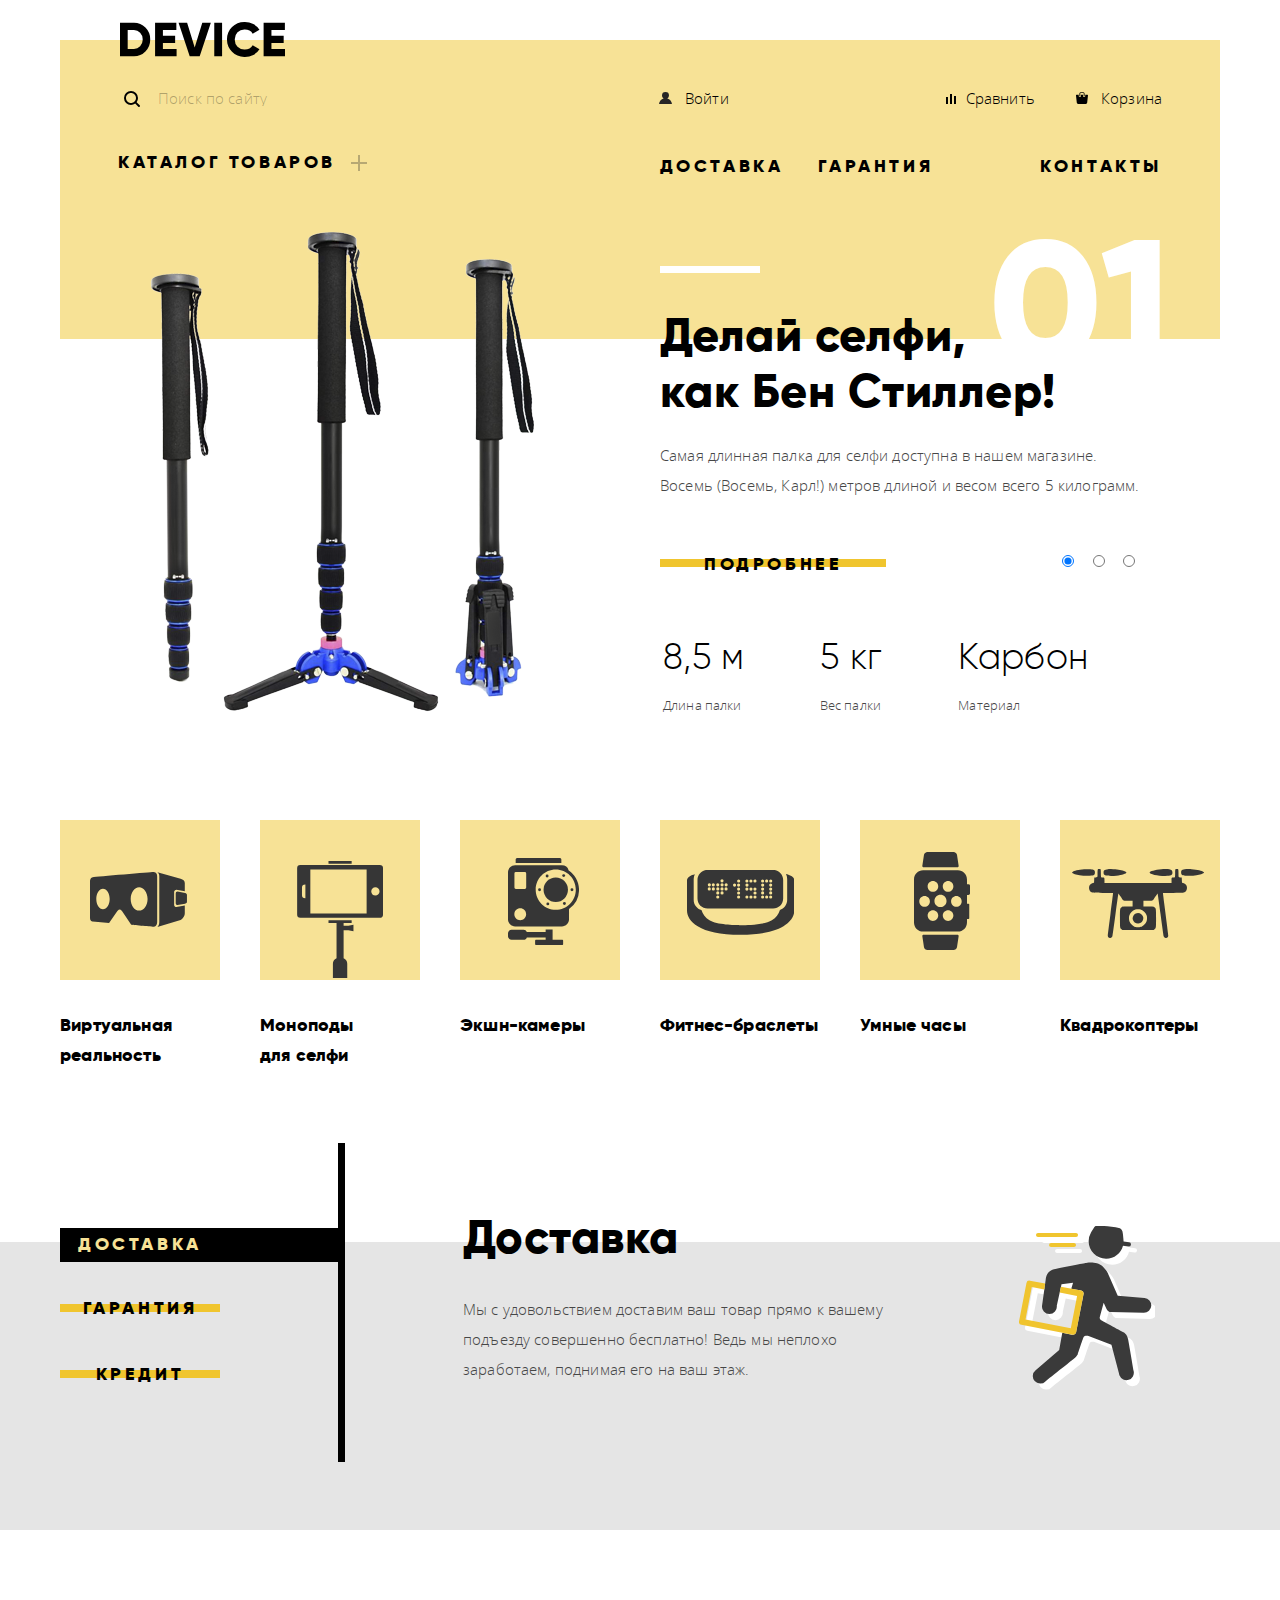
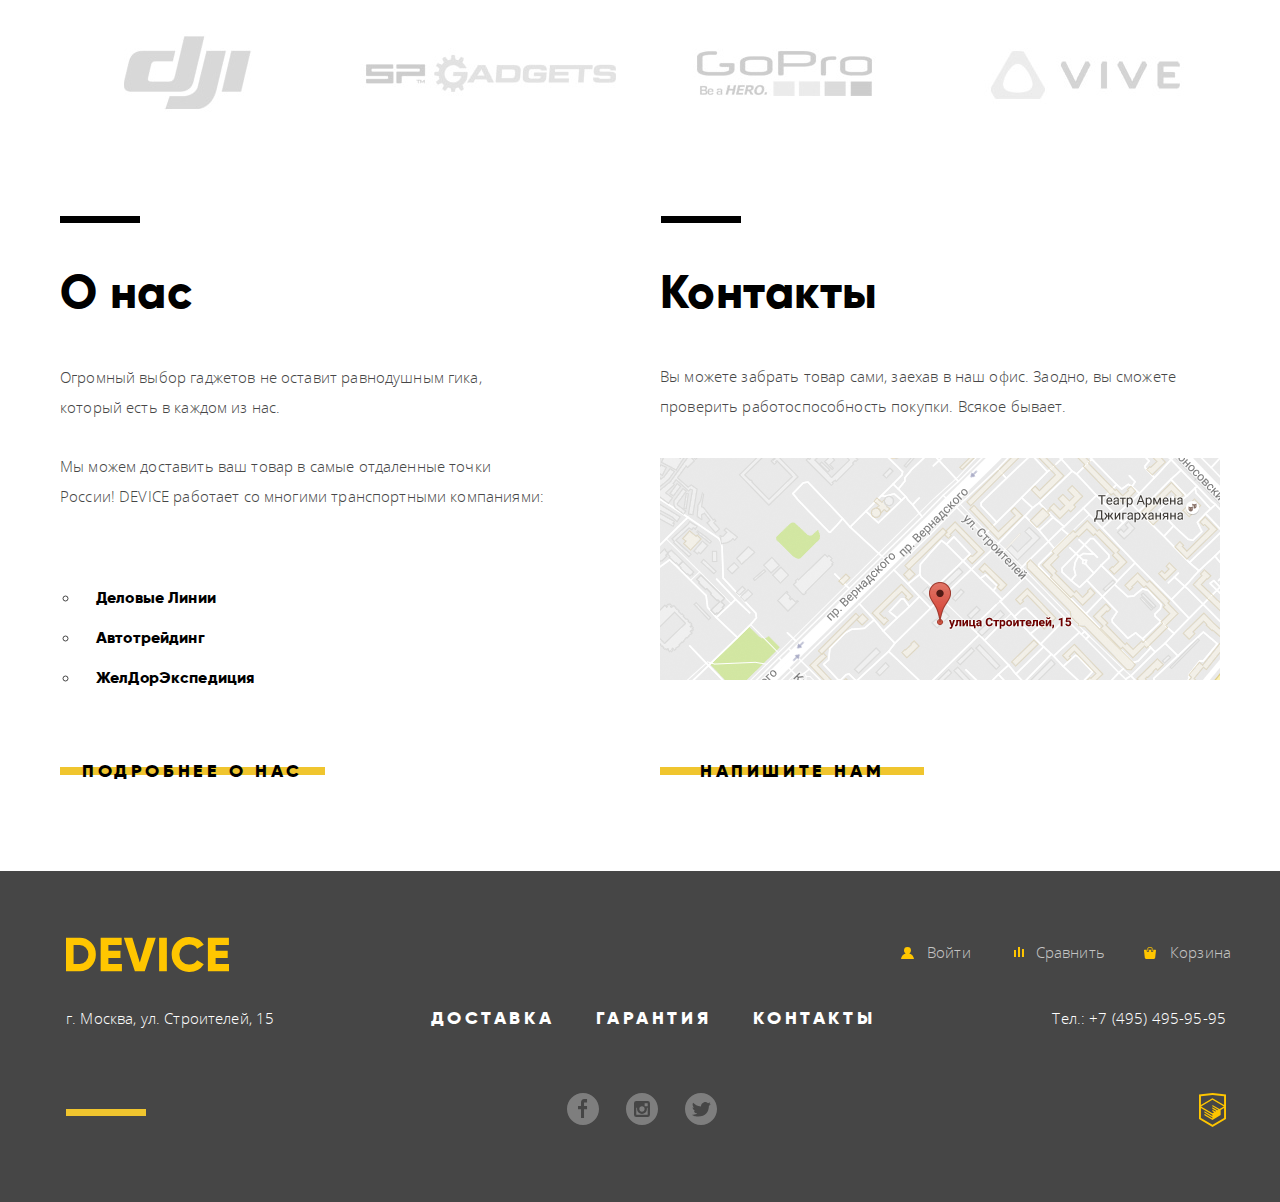
<file: index.html>
<!DOCTYPE html>
<html lang="ru">
   <head>
      <meta charset="utf-8">
      <meta name="keywords" content="девайс, каталог товаров">
      <meta name="description"
         content="виртуальная реальность, моноподы для селфи, экшн-камеры, фитнес-браслеты, умные часы, квадрокоптеры">
      <title>HTML Academy: Девайс</title>
      <link rel="stylesheet" href="css/normalize.css">
      <link rel="stylesheet" href="css/style.css">
   </head>
   <body class="catalog-page">
      <header class="main-header container">
         <div class="header-logo">
            <a href="#"><img src="img/device.svg" alt="DEVICE" width="165" height="37"></a>
         </div>
         <div class="main-header-wrapper">
            <form class="search-form" action="http://echo.htmlacademy.ru" method="get">
               <label class="visually-hidden" for="search-form-input">Поле поиска</label>
               <img class="loupe" src="img/search.svg" width="16" height="16" alt="loupe">
               <input type="text" class="main-header-search" name="search-input" id="search-form-input"
                  placeholder="Поиск по сайту">
               <button type="submit" class="button-search-button">Найти</button>
            </form>
            <a class="main-header-user-link main-header-login" href="login.html">Войти</a>
            <a class="main-header-user-link main-header-compare" href="#">Сравнить</a>
            <a class="main-header-user-link main-header-cart" href="#">Корзина</a>
         </div>
         <nav class="main-header-navigation">
            <ul class="main-header-menu">
               <li class="main-header-menu-item">
                  <a class="main-header-menu catalog-link" href="#">Каталог товаров</a>
                  <div class="catalog-menu">
                     <ul class="catalog-menu-list column-1">
                        <li class="catalog-menu-item"><a href="catalog.html">Виртуальная реальность</a></li>
                        <li class="catalog-menu-item"><a href="catalog.html">Моноподы для селфи</a></li>
                        <li class="catalog-menu-item"><a href="catalog.html">Экшн-камеры</a></li>
                     </ul>
                     <ul class="catalog-menu-list column-2">
                        <li class="catalog-menu-item"><a href="catalog.html">Фитнес-браслеты</a></li>
                        <li class="catalog-menu-item"><a href="catalog.html">Умные часы</a></li>
                     </ul>
                     <ul class="catalog-menu-list column-3">
                        <li class="catalog-menu-item"><a href="catalog.html">Квадрокоптеры</a></li>
                     </ul>
                  </div>
               </li>
               <li class="main-header-menu-item"><a href="#">Доставка</a></li>
               <li class="main-header-menu-item"><a href="#">Гарантия</a></li>
               <li class="main-header-menu-item"><a href="#">Контакты</a></li>
            </ul>
         </nav>
      </header>
      <main class="page-content">
         <div class="container">
            <section class="promo-slider">
               <h2 class="visually-hidden">Промо-слайдер</h2>
               <div class="promo-slider__controls">
                  <input type="radio" class="promo-slider__control-1" checked name="slider item">
                  <input type="radio" class="promo-slider__control-2" name="slider item">
                  <input type="radio" class="promo-slider__control-3" name="slider item">
               </div>
               <div class=" promo-slider__item promo-slider__item--active promo-slider__item--1">
                  <div class="promo-slider__img-wrap promo-slider__img-wrap--01">
                     <img src="img/slider-1-png.png" width="384" height="486" alt="Самая длинная палка для селфи">
                  </div>
                  <div class="promo-slider__descr-wrap promo-slider__descr-wrap--1">
                     <b class="slogan">Делай селфи,<br>как Бен Стиллер!</b>
                     <p>Самая длинная палка для селфи доступна в нашем магазине. Восемь (Восемь, Карл!) метров длиной и весом
                        всего 5 килограмм.
                     </p>
                     <a class="btn" href="#">Подробнее</a>
                     <table class="promo-slider__advantages  promo-slider__advantages--1">
                        <tr>
                           <th class="promo-slider__advantages-col  promo-slider__advantages-col--first">8,5 м</th>
                           <th class="promo-slider__advantages-col  promo-slider__advantages-col--second">5 кг</th>
                           <th class="promo-slider__advantages-col  promo-slider__advantages-col--third">Карбон</th>
                        </tr>
                        <tr>
                           <td class="promo-slider__advantages-descr  promo-slider__advantages-descr--first">Длина палки</td>
                           <td class="promo-slider__advantages-descr  promo-slider__advantages-descr--second">Вес палки</td>
                           <td class="promo-slider__advantages-descr  promo-slider__advantages-descr--third">Материал</td>
                        </tr>
                     </table>
                  </div>
               </div>
               <div class="promo-slider__item promo-slider__item--2">
                  <div class="promo-slider__img-wrap  promo-slider__img-wrap--02">
                     <img src="img/slider-2.png" width="345" height="485" alt="Фитнес-браслет">
                  </div>
                  <div class="promo-slider__descr-wrap  promo-slider__descr-wrap--2">
                     <b class="slogan">Худеем<br>правильно!</b>
                     <p>Мотивирующие фитнес-браслеты помогут найти в себе силы<br>не пропускать занятия и соблюдать диету.</p>
                     <a class="btn" href="#">Подробнее</a>
                     <div class="promo-slider__advantages  promo-slider__advantages--2">
                        <div class="promo-slider__advantages-col  promo-slider__advantages-col--first">48 часов</div>
                        <div class="promo-slider__advantages-descr  promo-slider__advantages-descr--first">Без подзарядки</div>
                     </div>
                  </div>
               </div>
               <div class="promo-slider__item promo-slider__item--3">
                  <div class="promo-slider__img-wrap  promo-slider__img-wrap--03">
                     <img src="img/slider-3.png" width="526" height="334" alt="Квадрокоптер">
                  </div>
                  <div class="promo-slider__descr-wrap  promo-slider__descr-wrap--3">
                     <b class="slogan">Порхает как бабочка, жалит как пчела!</b>
                     <p>Этот обычный, на первый взгляд, квадрокоптер оснащен<br>мощным лазером, замаскированным под стандартную
                        камеру.
                     </p>
                     <a class="btn" href="#">Подробнее</a>
                     <table class="promo-slider__advantages  promo-slider__advantages--3">
                        <tr>
                           <th class="promo-slider__advantages-col  promo-slider__advantages-col--first">800 м</th>
                           <th class="promo-slider__advantages-col  promo-slider__advantages-col--second">50 м</th>
                        </tr>
                        <tr>
                           <td class="promo-slider__advantages-descr  promo-slider__advantages-descr--first">Дальность полета</td>
                           <td class="promo-slider__advantages-descr  promo-slider__advantages-descr--second">Радиус поражения</td>
                        </tr>
                     </table>
                  </div>
               </div>
            </section>
            <section class="main-goods">
               <h2 class="visually-hidden">Популярные товары</h2>
               <ul class="main-goods__list">
                  <li class="main-goods__item">
                     <a class="item-link virtual" href="catalog.html">Виртуальная реальность</a>
                  </li>
                  <li class="main-goods__item">
                     <a class="item-link monopod" href="catalog.html">Моноподы<br>для селфи</a>
                  </li>
                  <li class="main-goods__item">
                     <a class="item-link camera" href="catalog.html">Экшн-камеры</a>
                  </li>
                  <li class="main-goods__item">
                     <a class="item-link bracelet" href="catalog.html">Фитнес-браслеты</a>
                  </li>
                  <li class="main-goods__item">
                     <a class="item-link clock" href="catalog.html">Умные часы</a>
                  </li>
                  <li class="main-goods__item">
                     <a class="item-link quadcopter" href="catalog.html">Квадрокоптеры</a>
                  </li>
               </ul>
            </section>
         </div>
         <section class="services-slider">
            <div class="container">
               <div class="services-slider-wrap">
                  <ul>
                     <li>
                        <button class="btn services-slider__control services-slider__control-active control-1">Доставка</button>
                     </li>
                     <li>
                        <button class="btn services-slider__control control-2">Гарантия</button>
                     </li>
                     <li>
                        <button class="btn services-slider__control control-3">Кредит</button>
                     </li>
                  </ul>
                  <div class="services-slider__item services-slider__item--active services-slider__item--delivery">
                     <h3>Доставка</h3>
                     <p>Мы с удовольствием доставим ваш товар прямо к вашему подъезду совершенно бесплатно! Ведь мы неплохо
                        заработаем, поднимая его на ваш этаж.
                     </p>
                  </div>
                  <div class="services-slider__item services-slider__item--warranty">
                     <h3>Гарантия</h3>
                     <p>Если из-за возгорания купленного у нас товара у вас сгорит дом — не переживайте, мы выдадим вам
                        новый.<br>Товар, не дом, конечно же.
                     </p>
                  </div>
                  <div class="services-slider__item services-slider__item--credit">
                     <h3>Кредит</h3>
                     <p>Залезть в долговую яму стало проще! Кредитные консультанты подберут для вас наиболее выгодные условия
                        кредита. Выгодные для нашего банка, разумеется.
                     </p>
                  </div>
               </div>
            </div>
         </section>
         <div class="container">
            <section class="main-brands">
               <h2 class="visually-hidden">Популярные бренды</h2>
               <ul class="main-brands__list">
                  <li class="main-brands__item">
                     <a class="main-brands__link  main-brands__link--dji" href="#">
                     <img src="img/logo-1-jpg-color.jpg" width="260" height="100" alt="DJI">
                     <span class="visually-hidden">DJI</span>
                     </a>
                  </li>
                  <li class="main-brands__item">
                     <a class="main-brands__link  main-brands__link--spg" href="#">
                     <img src="img/logo-2-jpg-color.jpg" width="260" height="100" alt="SP Gadgets">
                     <span class="visually-hidden">SP Gadgets</span>
                     </a>
                  </li>
                  <li class="main-brands__item">
                     <a class="main-brands__link  main-brands__link--gopro" href="#">
                     <img src="img/logo-3-jpg-color.jpg" width="260" height="100" alt="GoPro">
                     <span class="visually-hidden">GoPro</span>
                     </a>
                  </li>
                  <li class="main-brands__item">
                     <a class="main-brands__link  main-brands__link--vive" href="#">
                     <img src="img/logo-4-jpg-color.jpg" width="260" height="100" alt="Vive">
                     <span class="visually-hidden">Vive</span>
                     </a>
                  </li>
               </ul>
            </section>
            <section class="main-info-section">
               <div class="main-info">
                  <h2>О нас</h2>
                  <div class="main-info-descr">
                     <p>Огромный выбор гаджетов не оставит равнодушным гика, который есть в каждом из нас.</p>
                     <p>Мы можем доставить ваш товар в самые отдаленные точки России! DEVICE работает со многими транспортными
                        компаниями:
                     </p>
                  </div>
                  <ul class="main-info-delivery-list">
                     <li class="main-info-delivery-link main-info-delivery-link-business_lines">
                        <a class="main-info-delivery-link main-info-delivery-link-business_lines" href="#">Деловые Линии</a>
                     </li>
                     <li class="main-info-delivery-link main-info-delivery-link-autotrading">
                        <a class="main-info-delivery-link main-info-delivery-link-autotrading" href="#">Автотрейдинг</a>
                     </li>
                     <li class="main-info-delivery-link main-info-delivery-link-zheldor">
                        <a class="main-info-delivery-link main-info-delivery-link-zheldor" href="#">ЖелДорЭкспедиция</a>
                     </li>
                  </ul>
                  <a class="btn" href="#">Подробнее о нас</a>
               </div>
               <div class="main-contacts">
                  <h3>Контакты</h3>
                  <p>Вы можете забрать товар сами, заехав в наш офис. Заодно, вы сможете проверить работоспособность покупки.
                     Всякое бывает.
                  </p>
                  <a class="main-contacts-modal" href="#">
                  <img src="img/map-jpg.png" width="560" height="222" alt="город Москва, улица Строителей, 15">
                  </a>
                  <a class="btn main-contacts-btn" href="#modal-contacts">Напишите нам</a>
                  <section class="modal modal-login">
                     <form class="user-information" action="https://echo.htmlacademy.ru" method="POST">
                        <p class="modal-window">
                           <label>Ваше имя<br>
                           <input type="text" name="username" id="username" placeholder="Имя Фамилия">
                           </label>
                           <label>Ваш e-mail<br>
                           <input type="email" name="useremail" id="useremail" placeholder="email@example.com">
                           </label>
                           <label class="textarea">Текст письма<br>
                           <textarea name="letter" id="letter" placeholder="В свободной форме"></textarea>
                           </label>
                        </p>
                        <button class="btn" type="submit">отправить</button>
                     </form>
                     <button class="modal-close" type="button">
                     <span class="visually-hidden">Закрыть</span>
                     </button>
                  </section>
                  <section class="modal modal-map">
                     <h2 class="visually-hidden">Как до нас добраться</h2>
                     <iframe src="https://www.google.com/maps/embed?pb=!1m18!1m12!1m3!1d4498.099688004451!2d37.52605145701816!3d55.688121173445104!2m3!1f0!2f0!3f0!3m2!1i1024!2i768!4f13.1!3m3!1m2!1s0x46b54cf65f5c8955%3A0x694710ccd55501e!2z0YPQuy4g0KHRgtGA0L7QuNGC0LXQu9C10LksIDE1LCDQnNC-0YHQutCy0LAsIDExOTMxMQ!5e0!3m2!1sru!2sru!4v1583388145316!5m2!1sru!2sru" width="960" height="559" style="border:0;" allowfullscreen=""></iframe>
                     <p><img src="img/map-big.jpg.png" width="960" height="559"
                        alt="Офис компании по адресу: г. Москва, ул. Строителей, 15"></p>
                     <button class="modal-close" type="button">
                     <span class="visually-hidden">Закрыть</span>
                     </button>
                  </section>
               </div>
            </section>
         </div>
      </main>
      <footer class="page-footer">
         <div class="container">
            <div class="page-footer-user-panel">
               <div class="page-footer-logo">
                  <a><img src="img/device-footer.svg" width="163" height="35" alt="DEVICE"></a>
               </div>
               <ul class="page-footer-user-list">
                  <li class="page-footer-user-item  page-footer-user-item-login">
                     <a class="page-footer-user-link  page-footer-user-link-login" href="#">Войти</a>
                  </li>
                  <li class="page-footer-user-item  page-footer-user-item-compare">
                     <a class="page-footer-user-link  page-footer-user-link-compare" href="#">Сравнить</a>
                  </li>
                  <li class="page-footer-user-item  page-footer-user-item-cart">
                     <a class="page-footer-user-link  page-footer-user-link-cart" href="#">Корзина</a>
                  </li>
               </ul>
            </div>
            <div class="page-footer-info">
               <div class="page-footer-address">
                  <span>г. Москва, ул. Строителей, 15</span>
               </div>
               <div class="page-footer-services">
                  <a class="page-footer-services-link  page-footer-services-link-delivery" href="#">Доставка</a>
                  <a class="page-footer-services-link  page-footer-services-link-warranty" href="#">Гарантия</a>
                  <a class="page-footer-services-link  page-footer-services-link-contacts" href="#">Контакты</a>
               </div>
               <div class="page-footer-phone">
                  <a href="#">Тел.: +7 (495) 495-95-95</a>
               </div>
            </div>
            <div class="page-footer-links">
               <div class="page-footer-links-wrap">
                  <ul class="page-footer-social-list">
                     <li class="page-footer-social-item">
                        <a class="page-footer-social-link  page-footer-social-link-fb" href="https://www.facebook.com">
                        <span class="visually-hidden">Фейсбук</span>
                        </a>
                     </li>
                     <li class="page-footer-social-item">
                        <a class="page-footer-social-link  page-footer-social-link-inst" href="https://www.instagram.com">
                        <span class="visually-hidden">Инстаграм</span>
                        </a>
                     </li>
                     <li class="page-footer-social-item">
                        <a class="page-footer-social-link  page-footer-social-link-tw" href="https://twitter.com">
                        <span class="visually-hidden">Твитер</span>
                        </a>
                     </li>
                  </ul>
                  <div class="page-footer-copyright">
                     <a href="https://htmlacademy.ru/intensive/htmlcss"><img src="img/logo-htmlacademy-footer.svg" width="27"
                        height="35" alt="HTML Academy"></a>
                  </div>
               </div>
            </div>
         </div>
      </footer>
      <script src="js/popup-min.js"></script>
      <script src="js/map-min.js"></script>
   </body>
</html>
</file>
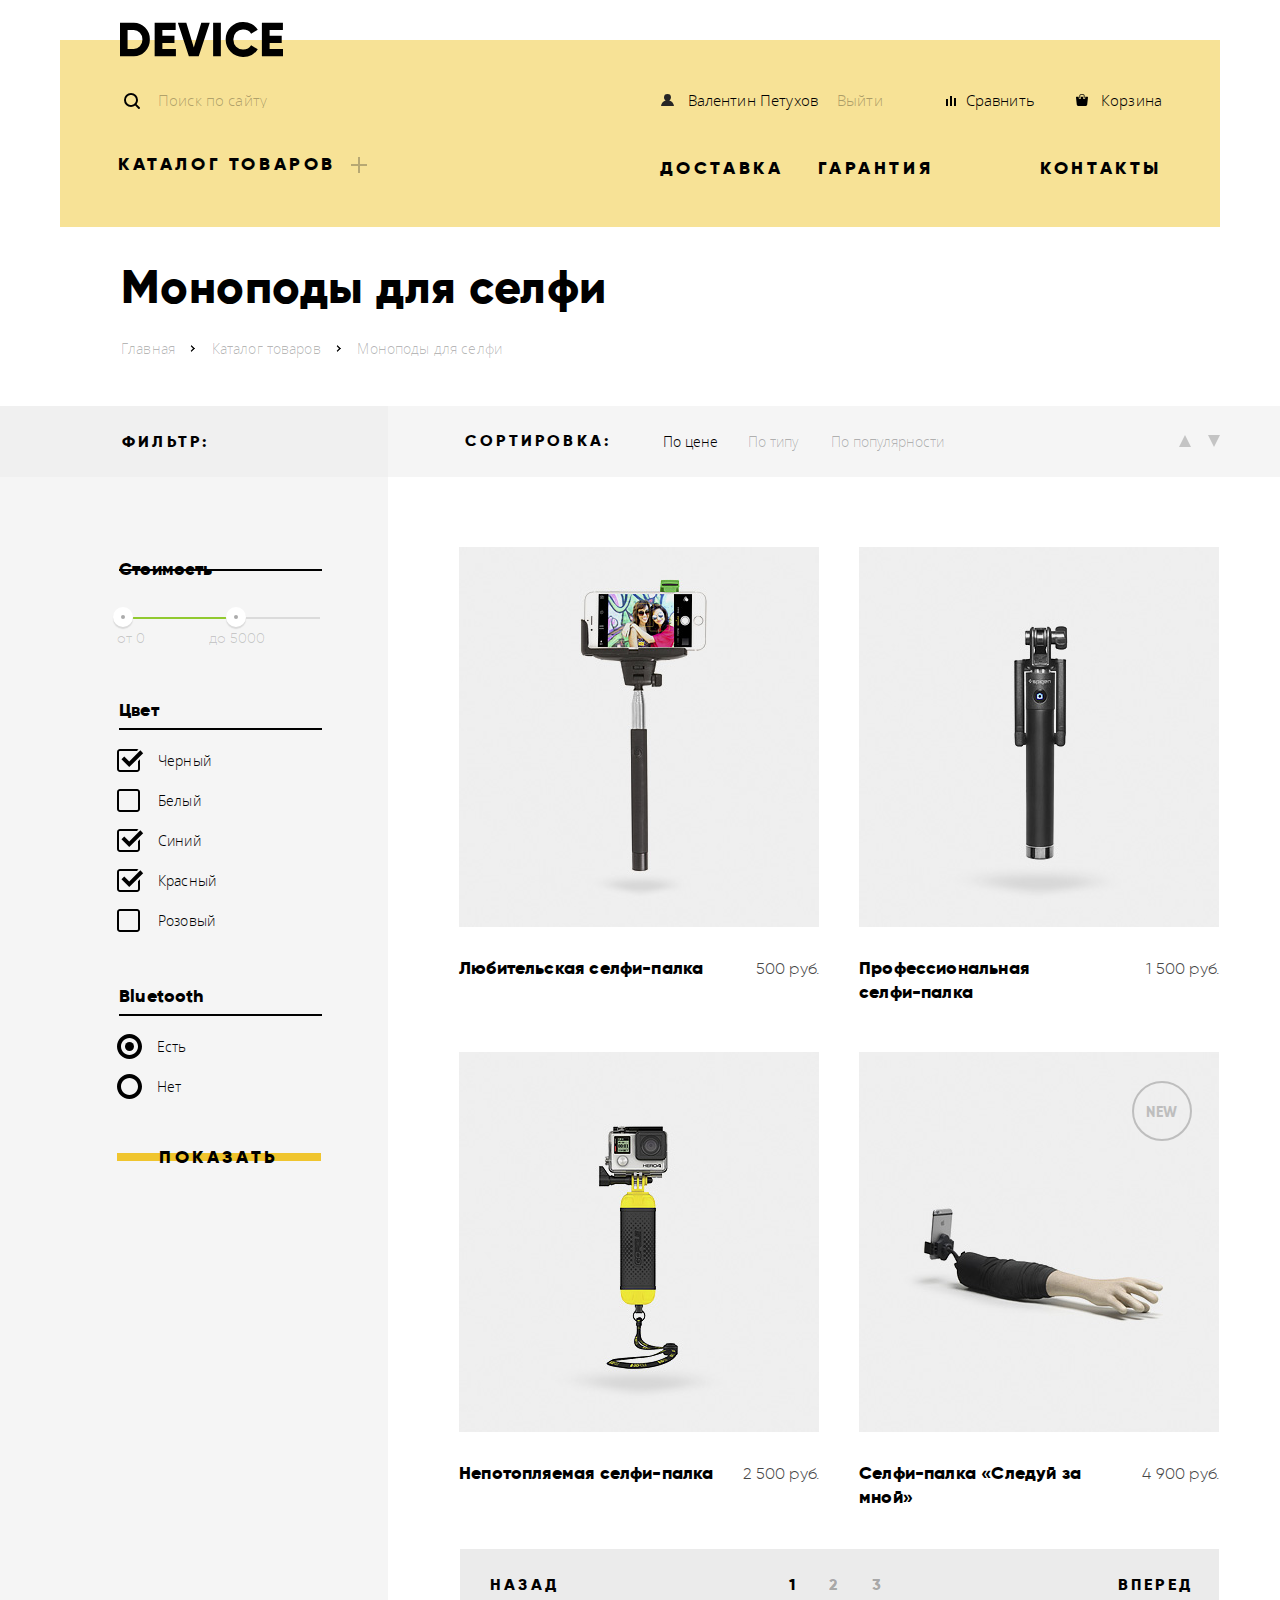
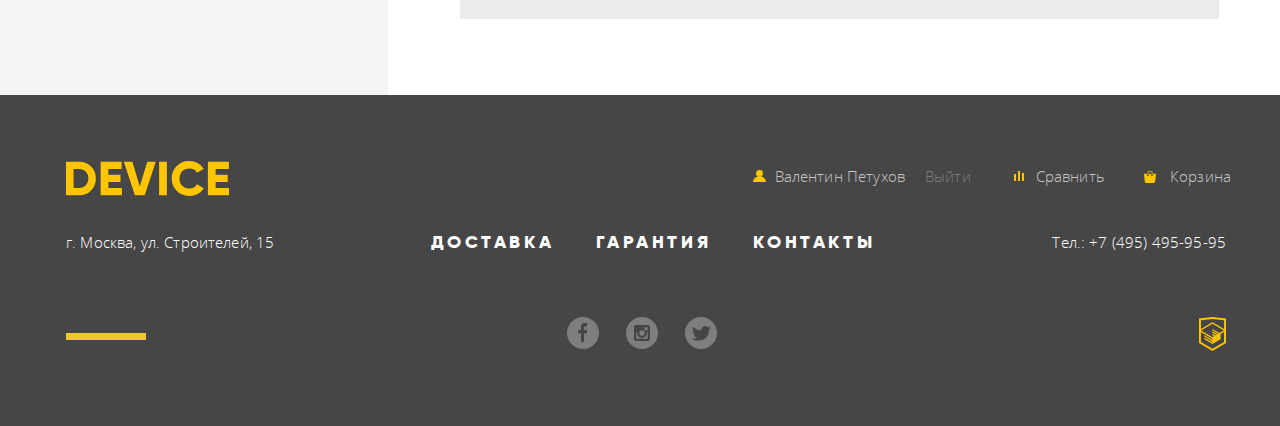
<file: catalog.html>
<!DOCTYPE html>
<html lang="ru">
   <head>
      <meta charset="utf-8">
      <meta name="keywords" content="девайс, каталог товаров">
      <meta name="description"
         content="виртуальная реальность, моноподы для селфи, экшн-камеры, фитнес-браслеты, умные часы, квадрокоптеры">
      <title>HTML Academy: Девайс</title>
      <link rel="stylesheet" href="css/normalize.css">
      <link rel="stylesheet" href="css/style.css">
   </head>
   <body class="catalog-page">
      <header class="main-header main-header-catalog container">
         <div class="header-logo">
            <a href="index.html"><img src="img/device.svg" alt="DEVICE" width="163" height="35"></a>
         </div>
         <div class="main-header-wrapper">
            <form class="search-form" action="http://echo.htmlacademy.ru" method="get">
               <label class="visually-hidden" for="search-form-input">Поле поиска</label>
               <img class="loupe" src="img/search.svg" width="16" height="16" alt="loupe">
               <input type="text" class="main-header-search" name="search-input" id="search-form-input"
                  placeholder="Поиск по сайту">
               <button type="submit" class="button-search-button">Найти</button>
            </form>
            <a class="main-header-user-link main-header-account" href="https://htmlacademy.ru/profile/marka_ragnos">Валентин
            Петухов</a>
            <a class="main-header-user-link main-header-logout" href="#">Выйти</a>
            <a class="main-header-user-link main-header-compare" href="#">Сравнить</a>
            <a class="main-header-user-link main-header-cart" href="#">Корзина</a>
         </div>
         <nav class="main-header-navigation">
            <ul class="main-header-menu">
               <li class="main-header-menu-item">
                  <a class="main-header-menu catalog-link" href="#">Каталог товаров</a>
                  <div class="catalog-menu">
                     <ul class="catalog-menu-list column-1">
                        <li class="catalog-menu-item"><a href="catalog.html">Виртуальная реальность</a></li>
                        <li class="catalog-menu-item"><a href="catalog.html">Моноподы для селфи</a></li>
                        <li class="catalog-menu-item"><a href="catalog.html">Экшн-камеры</a></li>
                     </ul>
                     <ul class="catalog-menu-list column-2">
                        <li class="catalog-menu-item"><a href="catalog.html">Фитнес-браслеты</a></li>
                        <li class="catalog-menu-item"><a href="catalog.html">Умные часы</a></li>
                     </ul>
                     <ul class="catalog-menu-list column-3">
                        <li class="catalog-menu-item"><a href="catalog.html">Квадрокоптеры</a></li>
                     </ul>
                  </div>
               </li>
               <li class="main-header-menu-item"><a href="#">Доставка</a></li>
               <li class="main-header-menu-item"><a href="#">Гарантия</a></li>
               <li class="main-header-menu-item"><a href="#">Контакты</a></li>
            </ul>
         </nav>
      </header>
      <main class="main-container">
         <div class="container">
            <div class="crumbs">
               <h1 class="main-title">Моноподы для селфи</h1>
               <ul class="crumbs-list">
                  <li class="crumbs-item">
                     <a href="index.html">Главная</a>
                  </li>
                  <li class="crumbs-item">
                     <a href="#">Каталог товаров</a>
                  </li>
                  <li class="crumbs-item">
                     <a href="#">Моноподы для селфи</a>
                  </li>
               </ul>
            </div>
         </div>
         <div class="catalog">
            <div class="container">
               <div class="catalog-header">
                  <div class="filter-header">
                     <h2>Фильтр:</h2>
                  </div>
                  <div class="catalog-sort">
                     <h2>сортировка:</h2>
                     <ul class="catalog-sort-links">
                        <li class="catalog-sort-item current">
                           <a href="#">По цене</a>
                        </li>
                        <li class="catalog-sort-item">
                           <a href="#">По типу</a>
                        </li>
                        <li class="catalog-sort-item">
                           <a href="#">По популярности</a>
                        </li>
                     </ul>
                     <ul class="arrows">
                        <li class="arrows-sort">
                           <a href="#" class="arrow sort-up">в</a>
                        </li>
                        <li class="arrows-sort">
                           <a href="#" class="arrow sort-down">у</a>
                        </li>
                     </ul>
                  </div>
               </div>
               <div class="catalog-content">
                  <div class="catalog-content-filter">
                     <h2 class="visually-hidden">Сортировка</h2>
                     <form class="filter-form" action="https://echo.htmlacademy.ru" method="post">
                        <fieldset class="filter-group">
                           <legend>Стоимость</legend>
                           <div class="filter-range">
                              <div class="filter-range__controls">
                                 <div class="filter-range__scale">
                                    <div class="filter-range__bar"></div>
                                 </div>
                                 <div class="filter-range__toggle  filter-range__toggle--min"></div>
                                 <div class="filter-range__toggle  filter-range__toggle--max"></div>
                              </div>
                              <div class="filter-range__price">
                                 <label class="filter-range__label  filter-range__label--min">от
                                    <input class="filter-range__input" type="text" name="min-price" value="0">
                                  </label>
                                  <label class="filter-range__label  filter-range__label--max">до
                                    <input class="filter-range__input" type="text" name="max-price" value="5000">
                                  </label>
                              </div>
                           </div>
                        </fieldset>
                        <fieldset class="filter-group">
                           <legend>Цвет</legend>
                           <ul class="color-list">
                              <li class="color-list-item">
                                 <input class="visually-hidden filter-input filter-input-checkbox" type="checkbox" name="black"
                                    id="filter-black" checked>
                                 <label class="filter-black" for="filter-black"><span>Черный</span></label>
                              </li>
                              <li class="color-list-item">
                                 <input class="visually-hidden filter-input filter-input-checkbox" type="checkbox" name="white"
                                    id="filter-white">
                                 <label class="filter-white" for="filter-white"><span>Белый</span></label>
                              </li>
                              <li class="color-list-item">
                                 <input class="visually-hidden filter-input filter-input-checkbox" type="checkbox" name="blue"
                                    id="filter-blue" checked>
                                 <label class="filter-blue" for="filter-blue"><span>Синий</span></label>
                              </li>
                              <li class="color-list-item">
                                 <input class="visually-hidden filter-input filter-input-checkbox" type="checkbox" name="red"
                                    id="filter-red" checked>
                                 <label class="filter-red" for="filter-red"><span>Красный</span></label>
                              </li>
                              <li class="color-list-item">
                                 <input class="visually-hidden filter-input filter-input-checkbox" type="checkbox" name="pink"
                                    id="filter-pink">
                                 <label class="filter-pink" for="filter-pink"><span>Розовый</span></label>
                              </li>
                           </ul>
                        </fieldset>
                        <fieldset class="filter-group">
                           <legend>Bluetooth</legend>
                           <ul class="bluetooth-list">
                              <li class="bluetooth-item">
                                 <input class="visually-hidden filter-input filter-input-radio" type="radio" name="bluetooth"
                                    value="yes" id="bluetooth-yes" checked>
                                 <label class="bluetooth-yes" for="bluetooth-yes"><span>Есть</span></label>
                              </li>
                              <li class="bluetooth-item">
                                 <input class="visually-hidden filter-input filter-input-radio" type="radio" name="bluetooth"
                                    value="no" id="bluetooth-no">
                                 <label class="bluetooth-no" for="bluetooth-no"><span>Нет</span></label>
                              </li>
                           </ul>
                        </fieldset>
                        <button type="submit" class="btn">Показать</button>
                     </form>
                  </div>
                  <section class="catalog-products">
                     <h2 class="visually-hidden">Товары</h2>
                     <div class="products">
                        <ul class="products-list">
                           <li class="product">
                              <img src="img/item-1-jpg.jpg" width="360" height="380" alt="Любительская селфи-палка">
                              <span class="product-new">NEW</span>
                              <div class="product-hover">
                                 <a class="btn" href="#">В корзину</a>
                                 <a class="product-add" href="#">Добавить к сравнению</a>
                              </div>
                              <div class="product-info-wrapper">
                                 <a href="#">Любительская селфи-палка</a>
                                 <p class="product-price">500 руб.</p>
                                 <div class="hidden-layer">
                                    <a class="hidden-layer-cart" href="#" title="добавить в корзину">в корзину</a>
                                    <a class="hidden-layer-compare" href="#" title="добавить к сравнению">Добавить к сравнению</a>
                                 </div>
                              </div>
                           </li>
                           <li class="product">
                              <img src="img/item-2-jpg.jpg" width="360" height="380" alt="Профессиональная селфи-палка">
                              <span class="product-new">NEW</span>
                              <div class="product-hover">
                                 <a class="btn" href="#">В корзину</a>
                                 <a class="product-add" href="#">Добавить к сравнению</a>
                              </div>
                              <div class="product-info-wrapper">
                                 <a href="#">Профессиональная<br>селфи-палка</a>
                                 <p class="product-price">1 500 руб.</p>
                                 <div class="hidden-layer">
                                    <a class="hidden-layer-cart" href="#" title="добавить в корзину">в корзину</a>
                                    <a class="hidden-layer-compare" href="#" title="добавить к сравнению">Добавить к сравнению</a>
                                 </div>
                              </div>
                           </li>
                           <li class="product">
                              <img src="img/item-3-jpg.jpg" width="360" height="380" alt="Непотопляемая селфи-палка">
                              <span class="product-new">NEW</span>
                              <div class="product-hover">
                                 <a class="btn" href="#">В корзину</a>
                                 <a class="product-add" href="#">Добавить к сравнению</a>
                              </div>
                              <div class="product-info-wrapper">
                                 <a href="#">Непотопляемая селфи-палка</a>
                                 <p class="product-price">2 500 руб.</p>
                                 <div class="hidden-layer">
                                    <a class="hidden-layer-cart" href="#" title="добавить в корзину">в корзину</a>
                                    <a class="hidden-layer-compare" href="#" title="добавить к сравнению">Добавить к сравнению</a>
                                 </div>
                              </div>
                           </li>
                           <li class="product">
                              <img src="img/item-4-jpg.jpg" width="360" height="380" alt="Селфи-палка Следуй за мной">
                              <span class="product-new product-new-active">NEW</span>
                              <div class="product-hover">
                                 <a class="btn" href="#">В корзину</a>
                                 <a class="product-add" href="#">Добавить к сравнению</a>
                              </div>
                              <div class="product-info-wrapper">
                                 <a href="#">Селфи-палка &laquo;Следуй за<br>мной&raquo;</a>
                                 <p class="product-price">4 900 руб.</p>
                                 <div class="hidden-layer">
                                    <a class="hidden-layer-cart" href="#" title="добавить в корзину">в корзину</a>
                                    <a class="hidden-layer-compare" href="#" title="добавить к сравнению">Добавить к сравнению</a>
                                 </div>
                              </div>
                           </li>
                        </ul>
                        <div class="catalog-nav">
                           <ul class="pagination-list">
                              <li>
                                 <a href="#" class="catalog-nav-button">назад</a>
                              </li>
                              <li>
                                 <ul class="pages-list">
                                    <li class="page-current">
                                       <a href="#">1</a>
                                    </li>
                                    <li class="page">
                                       <a href="#">2</a>
                                    </li>
                                    <li class="page">
                                       <a href="#">3</a>
                                    </li>
                                 </ul>
                              </li>
                              <li>
                                 <a href="#" class="catalog-nav-button">вперед</a>
                              </li>
                           </ul>
                        </div>
                     </div>
                  </section>
               </div>
            </div>
         </div>
      </main>
      <footer class="page-footer">
         <div class="container">
            <div class="page-footer-user-panel">
               <div class="page-footer-logo">
                  <a href="index.html"><img src="img/device-footer.svg" width="163" height="35" alt="DEVICE"></a>
               </div>
               <ul class="page-footer-user-list">
                  <li class="page-footer-user-item  page-footer-user-item-account">
                     <a class="page-footer-user-link  page-footer-user-link-account" href="https://htmlacademy.ru/profile/marka_ragnos">Валентин Петухов</a>
                  </li>
                  <li class="page-footer-user-item  page-footer-user-item-logout">
                     <a class="page-footer-user-link  page-footer-user-link-logout" href="#">Выйти</a>
                  </li>
                  <li class="page-footer-user-item  page-footer-user-item-compare">
                     <a class="page-footer-user-link  page-footer-user-link-compare" href="#">Сравнить</a>
                  </li>
                  <li class="page-footer-user-item  page-footer-user-item-cart">
                     <a class="page-footer-user-link  page-footer-user-link-cart" href="#">Корзина</a>
                  </li>
               </ul>
            </div>
            <div class="page-footer-info">
               <div class="page-footer-address">
                  <span>г. Москва, ул. Строителей, 15</span>
               </div>
               <div class="page-footer-services">
                  <a class="page-footer-services-link  page-footer-services-link-delivery" href="#">Доставка</a>
                  <a class="page-footer-services-link  page-footer-services-link-warranty" href="#">Гарантия</a>
                  <a class="page-footer-services-link  page-footer-services-link-contacts" href="#">Контакты</a>
               </div>
               <div class="page-footer-phone">
                  <a href="#">Тел.: +7 (495) 495-95-95</a>
               </div>
            </div>
            <div class="page-footer-links">
               <div class="page-footer-links-wrap">
                  <ul class="page-footer-social-list">
                     <li class="page-footer-social-item">
                        <a class="page-footer-social-link  page-footer-social-link-fb" href="#">
                        </a>
                     </li>
                     <li class="page-footer-social-item">
                        <a class="page-footer-social-link  page-footer-social-link-inst" href="#">
                        </a>
                     </li>
                     <li class="page-footer-social-item">
                        <a class="page-footer-social-link  page-footer-social-link-tw" href="#">
                        </a>
                     </li>
                  </ul>
                  <div class="page-footer-copyright">
                     <a href="https://htmlacademy.ru/intensive/htmlcss"><img src="img/logo-htmlacademy-footer.svg" width="27"
                        height="35" alt="HTML Academy"></a>
                  </div>
               </div>
            </div>
         </div>
      </footer>
   </body>
</html>
</file>
<file: css/style.css>
@font-face {
  font-family: "Gilroy";
  font-style: normal;
  font-weight: 800;
  src: url("../fonts/gilroyextrabold.woff2") format("woff2"), url("../fonts/gilroyextrabold.woff") format("woff");
 }
 @font-face {
  font-family: "Gilroy";
  font-style: normal;
  font-weight: 300;
  src: url("../fonts/gilroylight.woff2") format("woff2"), url("../fonts/gilroylight.woff") format("woff");
 }
 @font-face {
  font-family: "OpenSans";
  font-style: normal;
  font-weight: 300;
  src: url("../fonts/opensanslight.woff2") format("woff2"), url("../fonts/opensanslight.woff") format("woff");
 }
 .visually-hidden:not(:focus):not(:active),
 input[type=checkbox].visually-hidden,
 input[type=radio].visually-hidden {
  border: 0;
  clip: rect(0 0 0 0);
  clip-path: inset(100%);
  height: 1px;
  margin: -1px;
  overflow: hidden;
  padding: 0;
  position: absolute;
  white-space: nowrap;
  width: 1px;
 }
 *, *::before, *::after {
  box-sizing: inherit;
 }
 html {
  box-sizing: border-box;
 }
 body {
  background-color: #fff;
  color: #464646;
  font-family: "OpenSans", "Arial", sans-serif;
  font-size: 15px;
  font-style: normal;
  font-weight: 300;
  letter-spacing: 0.15px;
  line-height: 2;
  margin: 0;
 }
 img {
  height: auto;
  max-width: 100%;
 }
 a {
  text-decoration: none;
 }
 .container {
  margin: 0 auto;
  width: 1160px;
 }
 .main-header {
  background: #f7e296;
  margin-top: 40px;
  min-height: 299px;
  padding: 43px 58px;
  position: relative;
 }
 .main-header-catalog {
  background: #f7e296;
  margin-top: 40px;
  min-height: 185px;
  padding: 58px;
  padding-bottom: 20px;
  padding-top: 45px;
  position: relative;
 }
 .page-footer {
  background: #464646;
  padding: 66px;
 }
 .header-logo {
  left: 60px;
  position: absolute;
  top: -18px;
 }
 .header-logo:hover {
  opacity: 0.6;
 }
 .header-logo:active {
  opacity: 0.3;
 }
 .search-form {
  margin-right: auto;
  position: relative;
  width: 441px;
 }
 .main-header-search {
  background: transparent;
  border: none;
  font-family: "OpenSans", "Arial", sans-serif;
  font-size: 15px;
  font-stretch: normal;
  font-style: normal;
  font-weight: 300;
  height: 15px;
  letter-spacing: 0.15px;
  line-height: 2;
  outline: none;
  padding-left: 40px;
  text-align: left;
  width: 100%;
 }
 .main-header-search:focus {
  border-bottom: 2px solid #000;
  padding-bottom: 20px;
  padding-top: 10px;
 }
 .main-header-search::-moz-placeholder {
  color: rgba(0, 0, 0, 0.3);
 }
 .main-header-search::-webkit-input-placeholder {
  color: rgba(0, 0, 0, 0.3);
 }
 .main-header-search:hover::-moz-placeholder {
  color: rgba(0, 0, 0, 0.6);
 }
 .main-header-search:hover::-webkit-input-placeholder {
  color: rgba(0, 0, 0, 0.6);
 }
 .main-header-search:focus::-moz-placeholder {
  color: rgba(0, 0, 0, 1);
 }
 .main-header-search:focus::-webkit-input-placeholder {
  color: rgba(0, 0, 0, 1);
 }
 .loupe {
  cursor: pointer;
  height: 16px;
  position: absolute;
  right: 419px;
  top: 8px;
  width: 16px;
 }
 .button-search-button {
  background-color: #f7e296;
  border: solid 2px #000000;
  color: #000;
  cursor: pointer;
  display: none;
  height: 49px;
  position: absolute;
  right: 0px;
  top: -13px;
  width: 85px;
 }
 .main-header-search:focus ~ .button-search-button,
 .button-search-button:active {
  display: block;
 }
 .button-search-button:hover {
  background-color: #000000;
  color: #ffffff;
  outline: none;
 }
 .button-search-button:active {
  background-color: #000000;
  color: rgba(255, 255, 255, 0.3);
  outline: none;
 }
 .main-header-wrapper {
  display: flex;
 }
 .main-header-cart {
  margin-left: 41px;
  padding-left: 25px;
  position: relative;
 }
 .main-header-cart:hover {
  opacity: 0.6;
 }
 .main-header-cart:active {
  opacity: 0.3;
 }
 .main-header-cart::before {
  background-image: url("../img/cart.svg");
  background-position: 0 0;
  background-repeat: no-repeat;
  content: "";
  height: 12px;
  left: 0px;
  position: absolute;
  top: 9px;
  width: 12px;
 }
 .main-header-compare {
  padding-left: 20px;
  position: relative;
 }
 .main-header-compare:hover {
  opacity: 0.6;
 }
 .main-header-compare:active {
  opacity: 0.3;
 }
 .main-header-compare::before {
  background-image: url("../img/compare.svg");
  background-position: 0 0;
  background-repeat: no-repeat;
  content: "";
  height: 10px;
  left: 0px;
  position: absolute;
  top: 11px;
  width: 10px;
 }
 .main-header-login {
  margin-right: 217px;
  padding-left: 26px;
  position: relative;
 }
 .main-header-login:hover {
  opacity: 0.6;
 }
 .main-header-login:active {
  opacity: 0.3;
 }
 .main-header-login::before {
  background-image: url("../img/user.svg");
  background-position: 0 0;
  background-repeat: no-repeat;
  content: "";
  height: 12px;
  left: 0px;
  position: absolute;
  top: 9px;
  width: 13px;
 }
 .main-header-logout {
  margin-right: 63px;
  opacity: 0.3;
 }
 .main-header-account {
  margin-right: 19px;
  position: relative;
 }
 .main-header-account:hover {
  opacity: 0.6;
 }
 .main-header-account:active {
  opacity: 0.3;
 }
 .main-header-account::before {
  background-image: url("../img/user.svg");
  background-position: 0 0;
  background-repeat: no-repeat;
  content: "";
  height: 12px;
  left: -27px;
  position: absolute;
  top: 9px;
  width: 13px;
 }
 .main-header-user-link {
  color: rgba(0, 0, 0, 1);
 }
 .main-header-menu {
  display: flex;
  list-style: none;
  margin: 0;
  padding: 0;
 }
 .main-header-menu li:first-child {
  margin-right: auto;
 }
 .main-header-menu .catalog-link {
  padding-bottom: 30px;
  position: relative;
  width: 252px;
 }
 .main-header-menu .catalog-link::before {
  background-image: url("../img/plus.svg");
  background-position: 0 0;
  background-repeat: no-repeat;
  content: "";
  height: 16px;
  left: 233px;
  opacity: 0.3;
  position: absolute;
  top: 4px;
  width: 16px;
 }
 .main-header-menu li:nth-child(4) {
  margin-left: 107px;
 }
 .main-header-menu >li:nth-child(3) {
  margin-left: 35px;
 }
 .main-header-navigation {
  margin-top: 38px;
 }
 .catalog-menu {
  background-color: #f7e296;
  display: none;
  height: 146px;
  left: 0;
  padding-left: 17px;
  position: absolute;
  top: 153px;
  width: 100%;
  z-index: 2;
 }
 .main-header-menu > li:hover .catalog-menu {
  display: flex;
 }
 .main-header-menu-item > a {
  color: rgba(0, 0, 0, 1);
  font-family: "Gilroy", "Arial", sans-serif;
  font-size: 18px;
  font-weight: 800;
  letter-spacing: 3.6px;
  line-height: 1.33;
  text-transform: uppercase;
 }
 .main-header-menu-item > a:hover {
  color: rgba(0, 0, 0, 0.6);
 }
 .main-header-menu-item > a:active {
  color: rgba(0, 0, 0, 0.3);
 }
 .catalog-menu ul {
  list-style: none;
 }
 .catalog-menu-item a {
  color: #000000;
  line-height: 2.4;
 }
 .catalog-menu-item a:hover {
  color: rgba(0, 0, 0, 0.6);
 }
 .catalog-menu-item a:active {
  color: rgba(0, 0, 0, 0.3);
 }
 .main-info-section {
  display: flex;
  justify-content: space-between;
  margin-bottom: 82px;
  margin-top: 151px;
  position: relative;
 }
 .main-info {
  width: 487px;
 }
 .main-contacts {
  width: 560px;
 }
 .main-info::before {
  background: black;
  content: "";
  height: 7px;
  left: 0;
  position: absolute;
  top: -59px;
  width: 80px;
 }
 .main-info::after {
  background: black;
  content: "";
  height: 7px;
  left: 601px;
  position: absolute;
  top: -59px;
  width: 80px;
 }
 .main-info h2, .main-contacts h3 {
  color: #000000;
  font-family: "Gilroy", "Arial", sans-serif;
  font-size: 47px;
  font-weight: 800;
  letter-spacing: 0.47px;
  line-height: 1.02;
  margin-bottom: 59px;
  margin-top: 0;
  margin-top: -6px;
 }
 .main-info p {
  margin-bottom: 44px;
 }
 .main-info-descr p {
  margin-bottom: 43px;
  margin-top: -14px;
 }
 .main-contacts p {
  margin-bottom: 37px;
  margin-top: -15px;
 }
 .main-info-delivery-list {
  list-style: circle;
  margin-left: -20px;
 }
 .main-info-delivery-list li {
  padding-left: 16px;
 }
 .main-info a, .main-contacts .main-contacts-btn, .catalog-content-filter .btn, .services-slider-wrap .btn {
  padding: 0;
  position: relative;
 }
 .catalog-content-filter .btn {
  background: transparent;
  z-index: 1;
 }
 .catalog-content-filter {
  width: 328px;
 }
 .catalog-content-filter .filter-form {
  margin-left: 57px;
  margin-top: 80px;
 }
 .main-info .btn {
  display: inline-block;
  margin-top: 42px;
  padding: 5px 22px;
 }
 .main-info p:nth-child(2) {
  margin-bottom: 67px;
 }
 .main-info-delivery-link a {
  color: #000000;
  font-family: "Gilroy", "Arial", sans-serif;
  font-size: 16px;
  font-weight: 800;
  line-height: 2.5;
 }
 .main-contacts .main-contacts-btn {
  display: inline-block;
  margin-top: 66px;
  padding: 5px 40px;
 }
 .page-footer-logo:hover {
  opacity: 0.6;
 }
 .page-footer-logo:active {
  opacity: 0.3;
 }
 .page-footer-user-panel {
  align-items: center;
  display: flex;
  justify-content: space-between;
  position: relative;
 }
 .page-footer-user-panel::before {
  background: #f0c52e;
  content: "";
  height: 7px;
  left: 0;
  position: absolute;
  top: 172px;
  width: 80px;
 }
 .page-footer-user-list {
  display: flex;
  list-style: none;
  margin: 0;
  margin-right: -5px;
  margin-top: -14px;
  padding: 0;
 }
 .page-footer-user-list a {
  color: rgba(255, 255, 255, 0.7);
 }
 .page-footer-user-list a:hover {
  color: #ffffff;
 }
 .page-footer-user-list a:active {
  color: rgba(255, 255, 255, 0.3);
 }
 .page-footer-user-link-login {
  position: relative;
 }
 .page-footer-user-link-login::before {
  background-image: url("../img/user-footer.svg");
  background-position: 0 0;
  background-repeat: no-repeat;
  content: "";
  height: 12px;
  left: -26px;
  position: absolute;
  top: 5px;
  width: 13px;
 }
 .page-footer-user-list .page-footer-user-link-logout {
  color: rgba(255, 255, 255, 0.3);
  margin-left: 20px;
 }
 .page-footer-user-link-account {
  position: relative;
 }
 .page-footer-user-link-account::before {
  background-image: url("../img/user-footer.svg");
  background-position: 0 0;
  background-repeat: no-repeat;
  content: "";
  height: 12px;
  left: -22px;
  position: absolute;
  top: 4px;
  width: 13px;
 }
 .page-footer-user-link-compare {
  margin-left: 65px;
  position: relative;
 }
 .page-footer-user-link-compare::before {
  background-image: url("../img/compare-footer.svg");
  background-position: 0 0;
  background-repeat: no-repeat;
  content: "";
  height: 12px;
  left: -22px;
  position: absolute;
  top: 5px;
  width: 13px;
 }
 .page-footer-user-link-cart {
  margin-left: 65px;
  position: relative;
 }
 .page-footer-user-link-cart::before {
  background-image: url("../img/cart-footer.svg");
  background-position: 0 0;
  background-repeat: no-repeat;
  content: "";
  height: 12px;
  left: -26px;
  position: absolute;
  top: 5px;
  width: 13px;
 }
 .page-footer-user-link-login:hover::before,
 .page-footer-user-link-account:hover::before,
 .page-footer-user-link-compare:hover::before,
 .page-footer-user-link-cart:hover::before {
  opacity: 0.6;
 }
 .page-footer-user-link-login:active::before,
 .page-footer-user-link-account:active::before,
 .page-footer-user-link-compare:active::before,
 .page-footer-user-link-cart:active::before {
  opacity: 0.3;
 }
 .page-footer-info {
  display: flex;
  justify-content: space-between;
  margin-top: 22px;
 }
 .page-footer-address {
  color: #ffffff;
 }
 .page-footer-services {
  margin-left: -21px;
 }
 .page-footer-services-link-warranty {
  margin-left: 38px;
  margin-right: 38px;
 }
 .page-footer-services a {
  color: rgba(255, 255, 255, 1);
  font-family: "Gilroy", "Arial", sans-serif;
  font-size: 18px;
  font-weight: 800;
  letter-spacing: 3.6px;
  line-height: 1.33;
  text-transform: uppercase;
 }
 .page-footer-services a:hover {
  color: rgba(255, 255, 255, 0.6);
 }
 .page-footer-services a:active {
  color: rgba(255, 255, 255, 0.3);
 }
 .page-footer-copyright {
  margin-left: 459px;
  order: -1;
 }
 .page-footer-copyright:hover {
  opacity: 0.6;
 }
 .page-footer-copyright:active {
  opacity: 0.3;
 }
 .page-footer-phone a {
  color: #ffffff;
 }
 .page-footer-links-wrap {
  display: flex;
  flex-direction: row-reverse;
  margin-top: 60px;
 }
 .page-footer-social-list {
  list-style: none;
  margin: 0;
  padding: 0;
 }
 .page-footer-social-item {
  display: inline-block;
 }
 .page-footer-social-link {
  display: inline-block;
  height: 32px;
  margin-right: 23px;
  opacity: 0.3;
  width: 32px;
 }
 .page-footer-social-link.page-footer-social-link-fb {
  background-image: url("../img/facebook.svg");
 }
 .page-footer-social-link.page-footer-social-link-inst {
  background-image: url("../img/instagram.svg");
 }
 .page-footer-social-link.page-footer-social-link-tw {
  background-image: url("../img/twitter.svg");
 }
 .page-footer-social-link.page-footer-social-link-fb:hover {
  opacity: 0.6;
 }
 .page-footer-social-link.page-footer-social-link-inst:hover {
  opacity: 0.6;
 }
 .page-footer-social-link.page-footer-social-link-tw:hover {
  opacity: 0.6;
 }
 .page-footer-social-link.page-footer-social-link-fb:active {
  opacity: 0.1;
 }
 .page-footer-social-link.page-footer-social-link-inst:active {
  opacity: 0.1;
 }
 .page-footer-social-link.page-footer-social-link-tw:active {
  opacity: 0.1;
 }
 .crumbs .main-title {
  color: #000000;
  font-family: "Gilroy", "Arial", sans-serif;
  font-size: 47px;
  font-weight: 800;
  letter-spacing: 0.47px;
  line-height: 1.02;
  margin-bottom: -9px;
 }
 .crumbs {
  margin-bottom: 43px;
  margin-left: 61px;
  margin-top: 37px;
 }
 .crumbs-list {
  display: flex;
  justify-content: space-between;
  list-style: none;
  margin-top: 30px;
  padding: 0;
  width: 381px;
 }
 .crumbs-list a {
  color: rgba(0, 0, 0, 0.3);
  font-size: 14px;
  letter-spacing: 0.14px;
  line-height: 1.71;
  position: relative;
 }
 .crumbs-list a:hover {
  color: rgba(0, 0, 0, 0.6);
 }
 .crumbs-list a:active {
  color: rgba(0, 0, 0, 0.1);
 }
 .crumbs-item:not(:last-child) a::after {
  border-bottom: 2px solid #000;
  border-radius: 50px 0 0;
  border-right: 2px solid #000;
  content: "";
  height: 7px;
  position: absolute;
  right: -20px;
  top: 6px;
  transform: rotate(-45deg) scale(.73);
  width: 7px;
  z-index: 1;
 }
 .main-container .catalog {
  display: block;
  position: relative;
 }
 .catalog::before {
  background: rgba(235, 235, 235, 0.5);
  content: "";
  height: 71px;
  left: 0;
  position: absolute;
  width: 100%;
  z-index: -1;
 }
 .catalog::after {
  background: rgba(235, 235, 235, 0.5);
  content: "";
  height: 100%;
  position: absolute;
  right: calc(50% + 252px);
  top: 0;
  width: 100%;
  z-index: -1;
 }
 .catalog-content {
  display: flex;
  justify-content: space-between;
  margin: 0;
  padding: 0;
 }
 .filter-group legend {
  color: #000000;
  font-family: "Gilroy", "Arial", sans-serif;
  font-size: 18px;
  font-weight: 800;
  letter-spacing: 0.18px;
  line-height: 1.33;
 }
 .filter-group:nth-child(2) legend,
 .filter-group:nth-child(3) legend {
  padding-bottom: 18px;
 }
 .bluetooth-item:nth-child(1) span,
 .bluetooth-item:nth-child(2) span {
  padding-left: 15px;
 }
 .filter-range {
  margin-top: 35px;
 }
 .filter-group {
  border: 0;
  margin: 0;
  padding: 0;
  width: 267px;
 }
 .filter-form fieldset {
  border: none;
  margin: 0;
  padding: 0;
  position: relative;
 }
 .filter-form fieldset::after {
  background-color: #000;
  content: "";
  height: 2px;
  left: 2px;
  position: absolute;
  top: -13px;
  width: 76%;
 }
 .product-new {
  border: 2px solid #000;
  border-radius: 50%;
  box-sizing: border-box;
  color: #000;
  display: none;
  font-family: "Gilroy","Arial",sans-serif;
  font-size: 14px;
  font-weight: 800;
  height: 60px;
  letter-spacing: .05em;
  line-height: 60px;
  opacity: 0.2;
  position: absolute;
  right: 27px;
  text-align: center;
  text-transform: uppercase;
  top: 29px;
  width: 60px;
 }
 .product-hover {
  background-color: rgba(238,238,238,.7);
  display: none;
  height: 380px;
  left: 0;
  padding-left: 90px;
  padding-right: 90px;
  padding-top: 169px;
  position: absolute;
  text-align: center;
  top: 0;
  width: 360px;
 }
 .product-hover .btn {
  background: 0 0;
  border: 0;
  margin-bottom: 6px;
  margin-left: -11px;
  padding: 5px 31px;
  width: 200px;
  z-index: 1;
 }
 .product-hover .btn::before {
  background: #f0c52e;
  content: "";
  height: 8px;
  left: 0;
  position: absolute;
  top: calc((100% - 10px) / 2);
  width: 100%;
 }
 .product:hover .product-hover {
  display: block;
 }
 .product-add {
  color: #000;
  font-size: 13px;
  letter-spacing: .01em;
  line-height: 20px;
  opacity: .5;
 }
 .product .product-new-active {
  display: block;
 }
 .filter-form .filter-group:nth-child(2) {
  margin-top: 47px;
 }
 .filter-form .filter-group:nth-child(3) {
  margin-top: 44px;
 }
 .filter-form .btn {
  margin-top: 36px;
  outline: none;
  padding: 3px 42px;
 }
 .price-controls {
  margin-top: 35px;
  position: relative;
 }
 .price-controls .scale {
  background-color: #dbdbdb;
  height: 2px;
 }
 .scale .bar {
  background: #91c92f;
  height: 2px;
  left: 0px;
  position: absolute;
  width: 122px;
  width: 60%;
 }
 .price-label {
  color: rgba(0, 0, 0, 0.2);
  font-family: "Gilroy", "Arial", sans-serif;
  font-size: 14px;
  font-weight: 300;
  letter-spacing: normal;
  line-height: 1.71;
 }
 .color-list-item, .bluetooth-item {
  list-style: none;
 }
 .color-list, .bluetooth-list {
  margin: 0;
  padding: 0;
 }
 .color-list-item label, .bluetooth-item label {
  align-items: center;
  color: #000000;
  display: flex;
  font-size: 14px;
  letter-spacing: 0.14px;
  line-height: 2.86;
  position: relative;
 }
 .bluetooth-yes::before {
  background-image: url("../img/radio-on.svg");
  content: "";
  display: block;
  height: 25px;
  width: 25px;
 }
 .bluetooth-no::before {
  background-image: url("../img/radio-off.svg");
  content: "";
  display: block;
  height: 25px;
  width: 25px;
 }
 .color-list-item:nth-child(1) label span,
 .color-list-item:nth-child(3) label span,
 .color-list-item:nth-child(4) label span {
  padding-left: 14px;
 }
 .color-list-item:nth-child(2) label span,
 .color-list-item:nth-child(5) label span {
  padding-left: 18px;
 }
 .filter-black::before,
 .filter-blue::before,
 .filter-red::before {
  background-image: url("../img/checkbox-on.svg");
  content: "";
  display: block;
  height: 23px;
  width: 27px;
 }
 .filter-white::before,
 .filter-pink::before {
  background-image: url("../img/checkbox-off.svg");
  content: "";
  display: block;
  height: 23px;
  width: 23px;
 }
 .products {
  display: flex;
  flex-direction: column;
  margin: 0;
  padding: 0;
  width: 833px;
 }
 .products .product {
  list-style: none;
  margin-bottom: 47px;
  margin-right: 40px;
  position: relative;
  width: 360px;
 }
 .products .product:nth-child(2n) {
  margin-right: 0;
 }
 .products-list {
  display: flex;
  flex-wrap: wrap;
  margin: 0;
  padding-left: 72px;
  padding-top: 69px;
  width: 852px;
 }
 .hidden-layer-cart, .hidden-layer-compare {
  display: none;
 }
 .product-info-wrapper {
  display: flex;
  justify-content: space-between;
  margin-top: 21px;
 }
 .product-price {
  margin: 0;
  margin-left: auto;
 }
 .product-info-wrapper > a {
  color: #000000;
  font-family: "Gilroy", "Arial", sans-serif;
  font-size: 18px;
  font-weight: 800;
  letter-spacing: 0.18px;
  line-height: 1.33;
 }
 .product-info-wrapper p {
  color: #464646;
  font-family: "Gilroy", "Arial", sans-serif;
  font-size: 16px;
  font-weight: 300;
  letter-spacing: 0.16px;
  line-height: 1.5;
 }
 .page-content .promo-slider {
  position: relative;
 }
 .promo-slider__descr-wrap--1 .slogan {
  color: #000000;
  font-family: "Gilroy", "Arial", sans-serif;
  font-size: 47px;
  font-weight: 800;
  letter-spacing: 0.47px;
  line-height: 1.19;
 }
 .promo-slider__descr-wrap--2 .slogan {
  color: #000000;
  font-family: "Gilroy", "Arial", sans-serif;
  font-size: 47px;
  font-weight: 800;
  letter-spacing: 0.47px;
  line-height: 1.19;
 }
 .promo-slider__descr-wrap--3 .slogan {
  color: #000000;
  font-family: "Gilroy", "Arial", sans-serif;
  font-size: 47px;
  font-weight: 800;
  letter-spacing: 0.47px;
  line-height: 1.19;
 }
 .promo-slider__descr-wrap .btn {
  padding: 5px 44px;
  position: relative;
 }
 .promo-slider__advantages-col {
  color: #000000;
  font-family: "Gilroy", "Arial", sans-serif;
  font-size: 36px;
  font-weight: 300;
  letter-spacing: 0.36px;
  line-height: 1.33;
 }
 .promo-slider__advantages-descr {
  color: #464646;
  font-size: 13px;
  letter-spacing: 0.13px;
  line-height: 1.54;
  padding-top: 10px;
 }
 .promo-slider__descr-wrap--1::before {
  color: #fff;
  content: "01";
  font-family: "Gilroy", "Arial", sans-serif;
  font-size: 179px;
  font-stretch: normal;
  font-style: normal;
  font-weight: 800;
  left: 929px;
  letter-spacing: 1.79px;
  line-height: 1;
  position: absolute;
  text-align: right;
  top: -14px;
 }
 .promo-slider__descr-wrap--1::after {
  background: #fff;
  content: "";
  height: 7px;
  left: 600px;
  position: absolute;
  top: 38px;
  width: 100px;
 }
 .promo-slider__descr-wrap--2::before {
  color: #fff;
  content: "02";
  font-family: "Gilroy", "Arial", sans-serif;
  font-size: 179px;
  font-stretch: normal;
  font-style: normal;
  font-weight: 800;
  left: 929px;
  letter-spacing: 1.79px;
  line-height: 1;
  position: absolute;
  text-align: right;
  top: -14px;
 }
 .promo-slider__descr-wrap--2::after {
  background: #fff;
  content: "";
  height: 7px;
  left: 600px;
  position: absolute;
  top: 38px;
  width: 100px;
 }
 .promo-slider__descr-wrap--3::after {
  color: #fff;
  content: "03";
  font-family: "Gilroy", "Arial", sans-serif;
  font-size: 179px;
  font-stretch: normal;
  font-style: normal;
  font-weight: 800;
  left: 929px;
  letter-spacing: 1.79px;
  line-height: 1;
  position: absolute;
  text-align: right;
  top: -14px;
  z-index: -1;
 }
 .promo-slider__descr-wrap--3::before {
  background: #fff;
  content: "";
  height: 7px;
  left: 600px;
  position: absolute;
  top: 38px;
  width: 100px;
 }
 .promo-slider__advantages--1 {
  display: block;
  margin-top: 52px;
  width: 100%;
 }
 .promo-slider__advantages--2 {
  display: block;
  margin-top: 52px;
  width: 100%;
 }
 .promo-slider__advantages--3 {
  display: block;
  margin-top: 52px;
  width: 100%;
 }
 .promo-slider__advantages--1 th:nth-child(1) {
  padding-right: 72px;
 }
 .promo-slider__advantages--1 th:nth-child(2) {
  padding-right: 74px;
 }
 .promo-slider__advantages--3 th:nth-child(1) {
  padding-right: 72px;
 }
 .promo-slider__advantages--3 th:nth-child(2) {
  padding-right: 74px;
 }
 .promo-slider__controls {
  bottom: 156px;
  display: flex;
  justify-content: space-between;
  position: absolute;
  right: 82px;
  width: 81px;
  z-index: 2;
 }
 .promo-slider__controls input[type="radio"] {
  height: 12px;
  width: 12px;
 }
 .promo-slider__item--1 {
  justify-content: space-between;
  margin-top: -111px;
  position: relative;
 }
 .promo-slider__item--2 {
  justify-content: space-between;
  margin-top: -111px;
  position: relative;
 }
 .promo-slider__item--3 {
  justify-content: space-between;
  margin-top: -111px;
  position: relative;
  z-index: 1;
 }
 .promo-slider__item--1, .promo-slider__item--2, .promo-slider__item--3 {
  display: none;
 }
 .promo-slider__item--active {
  display: flex;
 }
 .promo-slider__descr-wrap--1 {
  padding-right: 79px;
  padding-top: 80px;
  width: 560px;
 }
 .promo-slider__descr-wrap--1 p {
  margin-bottom: 49px;
  margin-top: 20px;
 }
 .promo-slider__descr-wrap--2 {
  padding-right: 79px;
  padding-top: 80px;
  width: 560px;
 }
 .promo-slider__descr-wrap--2 p {
  margin-bottom: 49px;
  margin-top: 20px;
 }
 .promo-slider__descr-wrap--3 {
  padding-right: 61px;
  padding-top: 80px;
  width: 562px;
 }
 .promo-slider__descr-wrap--3 p {
  margin-bottom: 49px;
  margin-top: 20px;
 }
 .promo-slider__img-wrap--01 {
  padding-left: 90px;
 }
 .promo-slider__img-wrap--02 {
  padding-left: 90px;
 }
 .promo-slider__img-wrap--03 {
  padding-left: 6px;
 }
 .popup {
  display: none;
 }
 .main-goods {
  margin-top: 106px;
 }
 .main-goods__list {
  display: flex;
  justify-content: space-between;
  margin: 0;
  padding: 0;
  padding-top: 31px;
 }
 .item-link {
  position: relative;
 }
 .item-link::before {
  background-color: #f7e296;
  background-position: 0 0;
  background-repeat: no-repeat;
  content: "";
  height: 160px;
  position: absolute;
  top: -194px;
  width: 160px;
 }
 .item-link:hover::before {
  background-color: #f0c52e;
 }
 .item-link:active::after {
  opacity: 0.3;
 }
 .item-link:active {
  color: rgba(0, 0, 0, 0.3);
 }
 .item-link.virtual::after {
  background-image: url("../img/popular-1.svg");
  background-position: 0 0;
  background-repeat: no-repeat;
  content: "";
  height: 160px;
  left: 30px;
  position: absolute;
  top: -142px;
  width: 160px;
 }
 .item-link.monopod::after {
  background-image: url("../img/popular-2.svg");
  background-position: 0 0;
  background-repeat: no-repeat;
  content: "";
  height: 160px;
  left: 37px;
  position: absolute;
  top: -153px;
  width: 160px;
 }
 .item-link.camera::after {
  background-image: url("../img/popular-3.svg");
  background-position: 0 0;
  background-repeat: no-repeat;
  content: "";
  height: 160px;
  left: 48px;
  position: absolute;
  top: -156px;
  width: 160px;
 }
 .item-link.bracelet::after {
  background-image: url("../img/popular-4.svg");
  background-position: 0 0;
  background-repeat: no-repeat;
  content: "";
  height: 160px;
  left: 27px;
  position: absolute;
  top: -144px;
  width: 160px;
 }
 .item-link.clock::after {
  background-image: url("../img/popular-5.svg");
  background-position: 0 0;
  background-repeat: no-repeat;
  content: "";
  height: 160px;
  left: 54px;
  position: absolute;
  top: -162px;
  width: 160px;
 }
 .item-link.quadcopter::after {
  background-image: url("../img/popular-6.svg");
  background-position: 0 0;
  background-repeat: no-repeat;
  content: "";
  height: 160px;
  left: 12px;
  position: absolute;
  top: -145px;
  width: 160px;
 }
 .main-goods__item {
  list-style: none;
  padding-top: 150px;
  width: 160px;
 }
 .main-goods__item a, .modal-window {
  color: #000000;
  font-family: "Gilroy", "Arial", sans-serif;
  font-size: 18px;
  font-weight: 800;
  letter-spacing: 0.18px;
  line-height: 1.33;
 }
 .services-slider {
  background: #e5e5e5;
  height: 288px;
  margin-top: 172px;
 }
 .services-slider-wrap::before {
  background: black;
  content: "";
  height: 319px;
  left: 278px;
  position: absolute;
  top: -99px;
  width: 7px;
 }
 .services-slider__item {
  display: none;
  margin-left: 122px;
  margin-right: auto;
  width: 426px;
 }
 .services-slider__item--active {
  display: block;
 }
 .services-slider__item h3 {
  color: #000000;
  font-family: "Gilroy", "Arial", sans-serif;
  font-size: 47px;
  font-weight: 800;
  letter-spacing: 0.47px;
  line-height: 1.02;
  margin: 0;
 }
 .services-slider__item p {
  margin-top: 32px;
 }
 .services-slider__item--warranty {
  margin: 0;
  margin-left: 110px;
  margin-top: -28px;
  padding: 0;
  position: relative;
 }
 .services-slider__item--warranty::before {
  background-image: url("../img/warranty.svg");
  background-repeat: no-repeat;
  content: "";
  height: 194px;
  left: 556px;
  position: absolute;
  top: -9px;
  width: 171px;
 }
 .services-slider__item--credit {
  margin: 0;
  margin-left: 110px;
  margin-top: -28px;
  padding: 0;
  position: relative;
 }
 .services-slider__item--credit::before {
  background-image: url("../img/credit.svg");
  background-repeat: no-repeat;
  content: "";
  height: 186px;
  left: 556px;
  position: absolute;
  top: -14px;
  width: 156px;
 }
 .services-slider__item--delivery {
  margin: 0;
  margin-left: 125px;
  margin-top: -28px;
  padding: 0;
  position: relative;
 }
 .services-slider__item--delivery::before {
  background-image: url("../img/delivery.svg");
  background-repeat: no-repeat;
  content: "";
  height: 164px;
  left: 556px;
  position: absolute;
  top: 12px;
  width: 136px;
 }
 .services-slider-wrap {
  display: flex;
  justify-content: flex-start;
  margin-top: 164px;
  position: relative;
 }
 .services-slider-wrap ul {
  margin: 0;
  margin-left: 0px;
  margin-top: -14px;
  padding: 0;
  width: 278px;
 }
 .services-slider-wrap li {
  list-style: none;
  margin: 0;
  padding: 0;
 }
 .btn {
  border: 0;
  color: #000000;
  font-family: "Gilroy", "Arial", sans-serif;
  font-size: 18px;
  font-weight: 800;
  letter-spacing: 3.6px;
  line-height: 1.33;
  position: relative;
  text-transform: uppercase;
 }
 .btn::before {
  background: #f0c52e;
  content: "";
  height: 8px;
  left: 0;
  position: absolute;
  top: calc((100% - 10px) / 2);
  width: 100%;
  z-index: -1;
 }
 .btn:hover::before {
  height: 100%;
  top: 0;
 }
 .btn:active::before {
  background: #000000;
  height: 100%;
  top: 0;
 }
 .services-slider__control-active::before {
  background: #000000;
  content: "";
  height: 100%;
  position: absolute;
  top: 0;
  width: 278px;
 }
 .services-slider__control-active {
  color: #f7e296;
 }
 .services-slider-wrap li .btn:active.btn:active::before {
  width: 278px;
 }
 * button:active {
  color: #f7e296;
 }
 * a.btn:active {
  background: #f0c52e;
  color: rgba(0, 0, 0, 0.3);
 }
 .services-slider-wrap li .btn {
  background: transparent;
  outline: none;
  padding: 5px 13px;
  position: relative;
  width: 160px;
  z-index: 1;
 }
 .services-slider-wrap li:nth-child(1) {
  margin-bottom: 30px;
 }
 .services-slider-wrap li:nth-child(2) {
  margin-bottom: 32px;
 }
 .main-brands__list {
  display: flex;
  justify-content: space-between;
  margin: 0;
  margin-top: 94px;
  padding: 0;
 }
 .main-brands__item {
  list-style: none;
 }
 .catalog-header {
  display: flex;
  justify-content: flex-start;
  min-height: 70px;
 }
 .filter-header h2, .catalog-sort h2 {
  color: #000000;
  font-family: "Gilroy", "Arial", sans-serif;
  font-size: 16px;
  font-weight: 800;
  letter-spacing: 3.2px;
  line-height: 1.5;
  text-transform: uppercase;
 }
 .filter-header {
  margin: 0;
  width: 328px;
 }
 .filter-header h2 {
  margin: 0;
  padding: 24px 62px;
 }
 .catalog-sort {
  align-items: center;
  display: flex;
  flex-grow: 1;
  height: 71px;
 }
 .catalog-sort h2 {
  margin: 0;
  margin-left: 77px;
 }
 .catalog-sort ul {
  display: flex;
  list-style: none;
 }
 .catalog-sort .arrows {
  margin-left: auto;
 }
 .catalog-sort-links {
  display: flex;
  margin: 0;
  padding: 0;
 }
 .catalog-sort-buttons {
  display: flex;
  margin: 0;
  padding: 0;
 }
 .catalog-sort-links a {
  color: rgba(0, 0, 0, 0.3);
  font-size: 14px;
  font-weight: normal;
  letter-spacing: normal;
  line-height: 1.29;
 }
 .catalog-sort-links a:hover {
  color: rgba(0, 0, 0, 0.6);
 }
 .catalog-sort-links a:active {
  color: #000000;
 }
 .catalog-sort-links li:nth-child(1) {
  margin-left: 52px;
 }
 .catalog-sort-links li:nth-child(2) {
  margin-left: 30px;
 }
 .catalog-sort-links li:nth-child(3) {
  margin-left: 33px;
 }
 .catalog-sort-item.current a {
  color: #000000;
 }
 .arrow {
  display: block;
  font-size: 0;
  margin-left: 15px;
 }
 .arrow::before {
  border: 12px solid #000;
  border-left-color: transparent;
  border-left-width: 6px;
  border-right-color: transparent;
  border-right-width: 6px;
  content: "";
  display: inline-block;
  margin-left: 2px;
  opacity: 0.2;
  vertical-align: middle;
 }
 .arrow:hover::before {
  cursor: pointer;
  opacity: 0.4;
 }
 .arrow:active::before {
  cursor: pointer;
  opacity: 1;
 }
 .sort-up::before {
  border-top-width: 0;
 }
 .sort-down::before {
  border-bottom-width: 0;
 }
 .pagination-list {
  align-items: center;
  background-color: #ebebeb;
  display: flex;
  height: 70px;
  justify-content: space-between;
  list-style: none;
  margin-bottom: 7px;
  margin-top: -8px;
  padding: 0px;
  width: 759px;
 }
 .pages-list {
  display: flex;
  justify-content: center;
  list-style: none;
  padding: 0;
 }
 .pages-list li:nth-child(2) {
  margin-left: 31px;
  margin-right: 31px;
 }
 .catalog-nav {
  margin-bottom: 69px;
  margin-left: 73px;
 }
 .catalog-nav-button {
  color: #000000;
  font-family: "Gilroy", "Arial", sans-serif;
  font-size: 16px;
  font-weight: 800;
  letter-spacing: 3.2px;
  line-height: 1.5;
  padding: 24px 26px 24px 30px;
  text-transform: uppercase;
 }
 .catalog-nav-button:hover {
  background-color: #d9d9d9;
 }
 .catalog-nav-button:active {
  background-color: #d9d9d9;
  color: rgba(0, 0, 0, 0.3);
 }
 .pages-list a {
  color: rgba(0, 0, 0, 0.3);
  font-family: "Gilroy", "Arial", sans-serif;
  font-size: 16px;
  font-weight: 800;
  letter-spacing: 3.2px;
  line-height: normal;
 }
 .pages-list a:hover {
  color: rgba(0, 0, 0, 0.6);
 }
 .pages-list a:active {
  color: #000000;
 }
 .page-current a {
  color: rgba(0, 0, 0, 1);
 }
 @keyframes bounce {
   0% {
    transform: translateY(-2000px);
   }
   70% {
    transform: translateY(30px);
   }
   90% {
    transform: translateY(-10px);
   }
   100% {
    transform: translateY(0);
   }
 }
 @keyframes shake {
   0%,
    100% {
    transform: translateX(0);
   }
   10%,
    30%,
    50%,
    70%,
    90% {
    transform: translateX(-10px);
   }
   20%,
    40%,
    60%,
    80% {
    transform: translateX(10px);
   }
 }
 .modal {
  background-color: #ffffff;
  background-position: 20vw 20vw;
  background-repeat: no-repeat;
  box-shadow: 0 12px 20px 2px rgba(0, 0, 0, 0.1);
  margin-left: -480px;
  position: fixed;
  width: 960px;
 }
 .modal-login {
  align-items: center;
  display: none;
  flex-wrap: wrap;
  height: 553px;
  justify-content: center;
  left: 50vw;
  top: 10vw;
 }
 .modal-login .btn {
  background-color: #ffffff;
  outline: none;
  padding: 5px 22px;
  position: relative;
  z-index: 1;
 }
 .modal-login-show {
  animation: bounce 0.6s;
  display: flex;
  z-index: 2;
 }
 .modal-login-error {
  animation: shake 0.6s;
 }
 .modal-map p {
  left: 0;
  position: absolute;
  top: 0;
  z-index: 1;
 }
 .modal-map {
  align-items: center;
  display: none;
  flex-wrap: wrap;
  height: 559px;
  justify-content: center;
  left: 50vw;
  top: 10vw;
  width: 960px;
 }
 .modal-map-show {
  display: flex;
  z-index: 2;
 }
 .modal-map iframe {
  border: none;
  position: relative;
  z-index: 2;
 }
 .modal-close {
  background-image: url("../img/modal-close.svg");
  border: 0;
  border-radius: 50%;
  cursor: pointer;
  height: 55px;
  margin: 0;
  opacity: 0.5;
  padding: 0;
  position: absolute;
  right: 22px;
  top: 22px;
  width: 55px;
  z-index: 3;
 }
 .modal-close:hover {
  opacity: 1;
 }
 .modal-close:focus {
  opacity: 0.3;
  outline: none;
 }
 .modal-map p {
  margin: 0;
 }
 .user-information {
  display: flex;
  flex-wrap: wrap;
  height: 286px;
  margin-top: -45px;
  width: 760px;
 }
 .modal-window {
  display: flex;
  flex-wrap: wrap;
  justify-content: space-between;
  margin: 0;
  width: 760px;
 }
 .modal-window input:nth-child(1),
 .modal-window input:nth-child(2) {
  width: 360px;
 }
 .modal-window label {
  margin: 0;
  padding: 0;
 }
 .modal-window input[type="text"],
 .modal-window input[type="email"],
 .modal-window textarea {
  background-color: #eaeaeaad;
  border: 0;
  box-sizing: border-box;
  color: rgba(70, 70, 70, 0.8);
  font-family: "OpenSans", "Arial", sans-serif;
  font-size: 14px;
  font-stretch: normal;
  font-style: normal;
  font-weight: normal;
  letter-spacing: normal;
  line-height: 1.29;
  margin-top: 13px;
  opacity: 0.5;
  outline: none;
  padding: 20px;
  text-align: left;
 }
 .modal-window input[type="text"]:hover,
 .modal-window input[type="email"]:hover,
 .modal-window textarea:hover {
  background-color: #e5e5e5;
 }
 .modal-window input[type="text"]:focus,
 .modal-window input[type="email"]:focus,
 .modal-window textarea:focus {
  background-color: #ffffff;
  color: #464646;
  outline: 3px solid #f7e296;
 }
 .modal-window .textarea,
 .modal-window textarea {
  min-height: 156px;
  width: 100%;
 }
 .modal-window .textarea {
  margin-top: 35px;
 }
 .main-brands__link--dji {
  background: url("../img/logo-1-jpg.jpg");
  background-repeat: no-repeat;
  display: block;
  height: 100px;
  width: 260px;
 }
 .main-brands__link--dji img {
  opacity: 0;
 }
 .main-brands__link--dji:hover img {
  opacity: 1;
 }
 .main-brands__link--spg {
  background: url("../img/logo-2-jpg.jpg");
  background-repeat: no-repeat;
  display: block;
  height: 100px;
  width: 260px;
 }
 .main-brands__link--spg img {
  opacity: 0;
 }
 .main-brands__link--spg:hover img {
  opacity: 1;
 }
 .main-brands__link--gopro {
  background: url("../img/logo-3-jpg.jpg");
  background-repeat: no-repeat;
  display: block;
  height: 100px;
  width: 260px;
 }
 .main-brands__link--gopro img {
  opacity: 0;
 }
 .main-brands__link--gopro:hover img {
  opacity: 1;
 }
 .main-brands__link--vive {
  background: url("../img/logo-4-jpg.jpg");
  background-repeat: no-repeat;
  display: block;
  height: 100px;
  width: 260px;
 }
 .main-brands__link--vive img {
  opacity: 0;
 }
 .main-brands__link--vive:hover img {
  opacity: 1;
 }
 .filter-range__controls {
  display: flex;
  flex-direction: column;
  padding-bottom: 5px;
  position: relative;
 }
 .filter-range__scale {
  background-color: #dbdbdb;
  height: 2px;
  width: 76%;
 }
 .filter-range__bar {
  background-color: #91c92f;
  height: 2px;
  width: 60%;
 }
 .filter-range__toggle {
  background-color: #ababab;
  border: 8px solid #fff;
  border-radius: 50%;
  box-shadow: 0 2px 1px #dadada;
  cursor: pointer;
  height: 20px;
  position: absolute;
  width: 20px;
 }
 .filter-range__toggle--min {
  left: -4px;
  top: -10px;
 }
 .filter-range__toggle--max {
  left: 109px;
  top: -10px;
 }
 .filter-range__price {
  display: flex;
  justify-content: space-between;
  width: 63%;
 }
 .filter-range__label--max,
 .filter-range__label--min {
  color: rgba(0, 0, 0, 0.2);
  font-family: "Gilroy", "Arial", sans-serif;
  font-size: 14px;
  font-stretch: normal;
  font-style: normal;
  font-weight: 300;
  letter-spacing: normal;
  margin: 0;
 }
 .filter-range__input {
 width: 50px;
    margin: 0;
    padding: 0;
    font-weight: 300;
    font-size: 14px;
    line-height: 24px;
    font-family: "Gilroy","Arial",sans-serif;
    color: rgba(0,0,0,.2);
    letter-spacing: 0;
    background: 0 0;
    border: 0;
 }
.filter-range__label--min {
  flex-grow: 1;
  margin-right: 18px;
}
.filter-range__label--max {
  flex-grow: 1;
}
/* [type="search"] {
  -webkit-appearance: textfield;
  outline-offset: -2px;
} */
</file>
